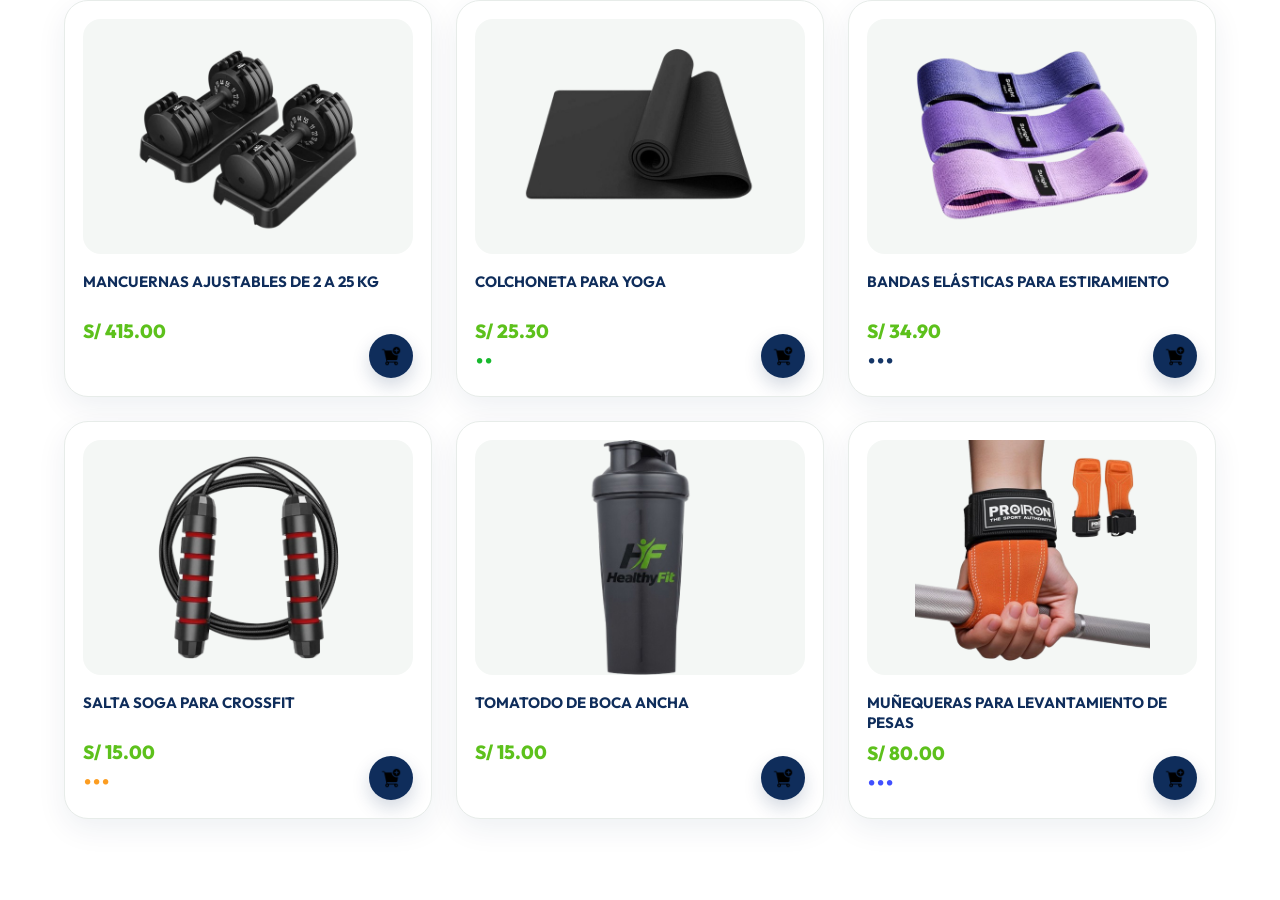
<file: articulos.html>
<!DOCTYPE html>
<html lang="es">
<head><meta charset="UTF-8"><meta name="viewport" content="width=device-width, initial-scale=1.0"><title>Artículos | HealthyFit</title><link rel="stylesheet" href="estilos/estilo.css"></head>
<body>
<div class="hombre">
<div class="producto"><img src="articulos/pesas.png" alt="Mancuernas ajustables"><p>MANCUERNAS AJUSTABLES DE 2 A 25 KG</p><p>S/ 415.00</p><button><img src="imagenes/carrito.png" alt="Agregar al carrito"></button></div>
<div class="producto"><img src="articulos/colchoneta.png" alt="Colchoneta para yoga"><p>COLCHONETA PARA YOGA</p><p>S/ 25.30</p><p><span id="color1_prod1">•</span><span id="color1_prod2">•</span></p><button><img src="imagenes/carrito.png" alt="Agregar al carrito"></button></div>
<div class="producto"><img src="articulos/banda_elastica.png" alt="Bandas elásticas"><p>BANDAS ELÁSTICAS PARA ESTIRAMIENTO</p><p>S/ 34.90</p><p><span id="color2_prod1">•</span><span id="color2_prod2">•</span><span id="color2_prod3">•</span></p><button><img src="imagenes/carrito.png" alt="Agregar al carrito"></button></div>
<div class="producto"><img src="articulos/salta_soga.png" alt="Salta soga"><p>SALTA SOGA PARA CROSSFIT</p><p>S/ 15.00</p><p><span id="color3_prod1">•</span><span id="color3_prod2">•</span><span id="color3_prod3">•</span></p><button><img src="imagenes/carrito.png" alt="Agregar al carrito"></button></div>
<div class="producto"><img src="articulos/tomatodo.png" alt="Tomatodo deportivo"><p>TOMATODO DE BOCA ANCHA</p><p>S/ 15.00</p><button><img src="imagenes/carrito.png" alt="Agregar al carrito"></button></div>
<div class="producto"><img src="articulos/sujetador.png" alt="Muñequeras para pesas"><p>MUÑEQUERAS PARA LEVANTAMIENTO DE PESAS</p><p>S/ 80.00</p><p><span id="Hcolor_prod1">•</span><span id="Hcolor_prod2">•</span><span id="Hcolor_prod3">•</span></p><button><img src="imagenes/carrito.png" alt="Agregar al carrito"></button></div>
</div>
</body></html>
</file>
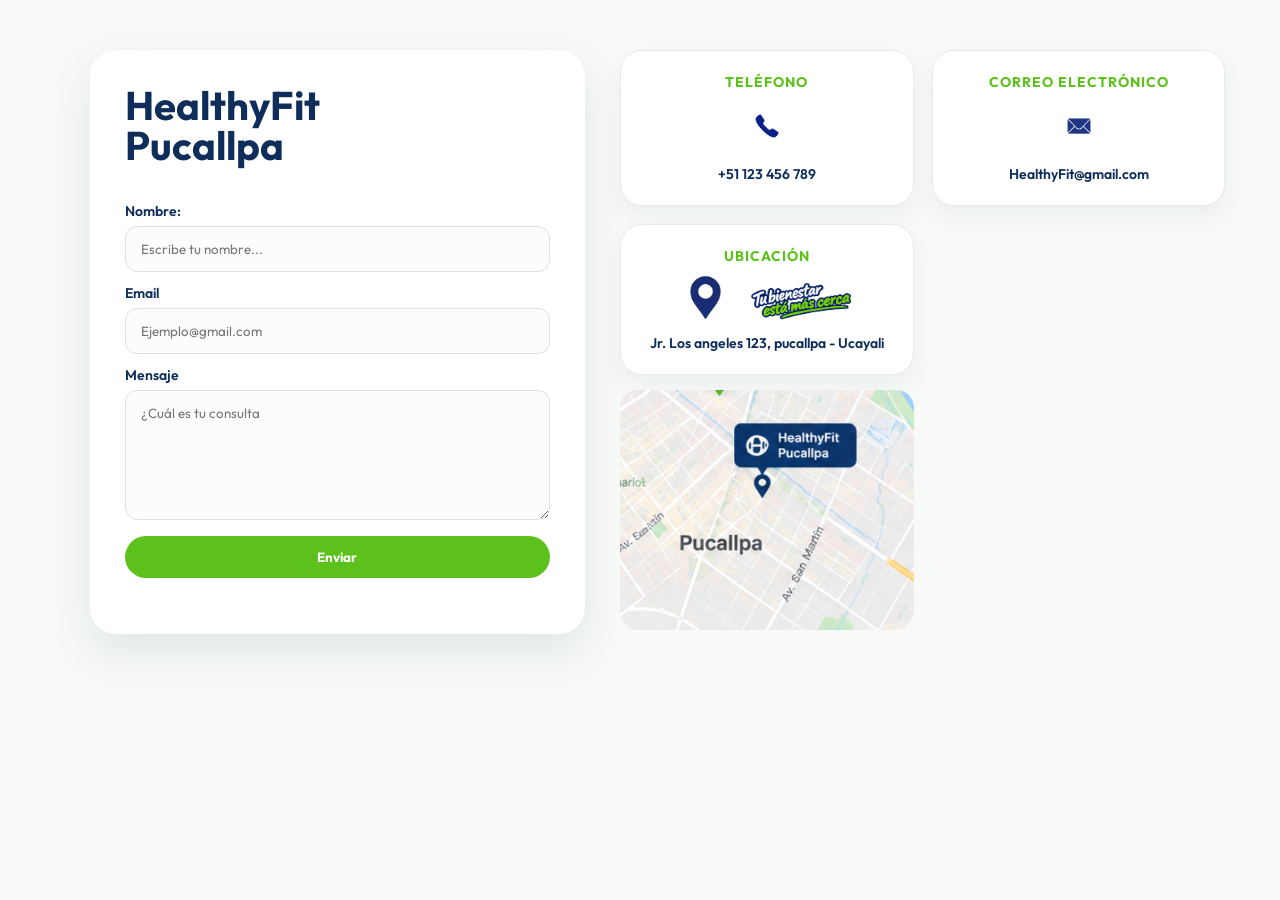
<file: contacto.html>
<!DOCTYPE html>
<html lang="es">
<head>
    <meta charset="UTF-8">
    <meta name="viewport" content="width=device-width, initial-scale=1.0">
    <title>Contacto</title>
    <link rel="stylesheet" href="estilos/estilo.css">
</head>
<body class="form_cont">
    <div class="formulario">
        <h1>HealthyFit <br>Pucallpa</h1>
        <form action="">
            <label for="nombre">Nombre:</label>
            <input type="text" id="nombre" placeholder="Escribe tu nombre...">
            <label for="email">Email</label>
            <input type="email" id="email" placeholder="Ejemplo@gmail.com">
            <label for="mensaje">Mensaje</label>
            <textarea name="" id="mensaje" placeholder="¿Cuál es tu consulta"></textarea>
            <button>Enviar</button>
        </form>
    </div>
<div class="informacion">
    <div class="corr-tel">
        <p>Teléfono</p>
       <img src="imagenes/contacto/TELEFONO.png" alt="">
        <p>+51 123 456 789</p>
    </div>
    <div class="corr-tel">
        <p>Correo electrónico</p>
        <img src="imagenes/contacto/MENSAJE.png" alt="">
        <p>HealthyFit@gmail.com</p>
    </div>
    <div>
        <div class="direccion">
    <div class="ubi-cont">
        <p>ubicación</p>
        <img src="imagenes/contacto/UBI.png" alt="" class="punto-ubi">
        <img src="imagenes/contacto/FRASE.png" alt="">
        <p>Jr. Los angeles 123, pucallpa - Ucayali</p>
    </div>
    <img src="imagenes/contacto/UBI mapa.png" alt="" class="mapa-sedes">
</div>
    </div>
</div>

</body>
</html>
</file>
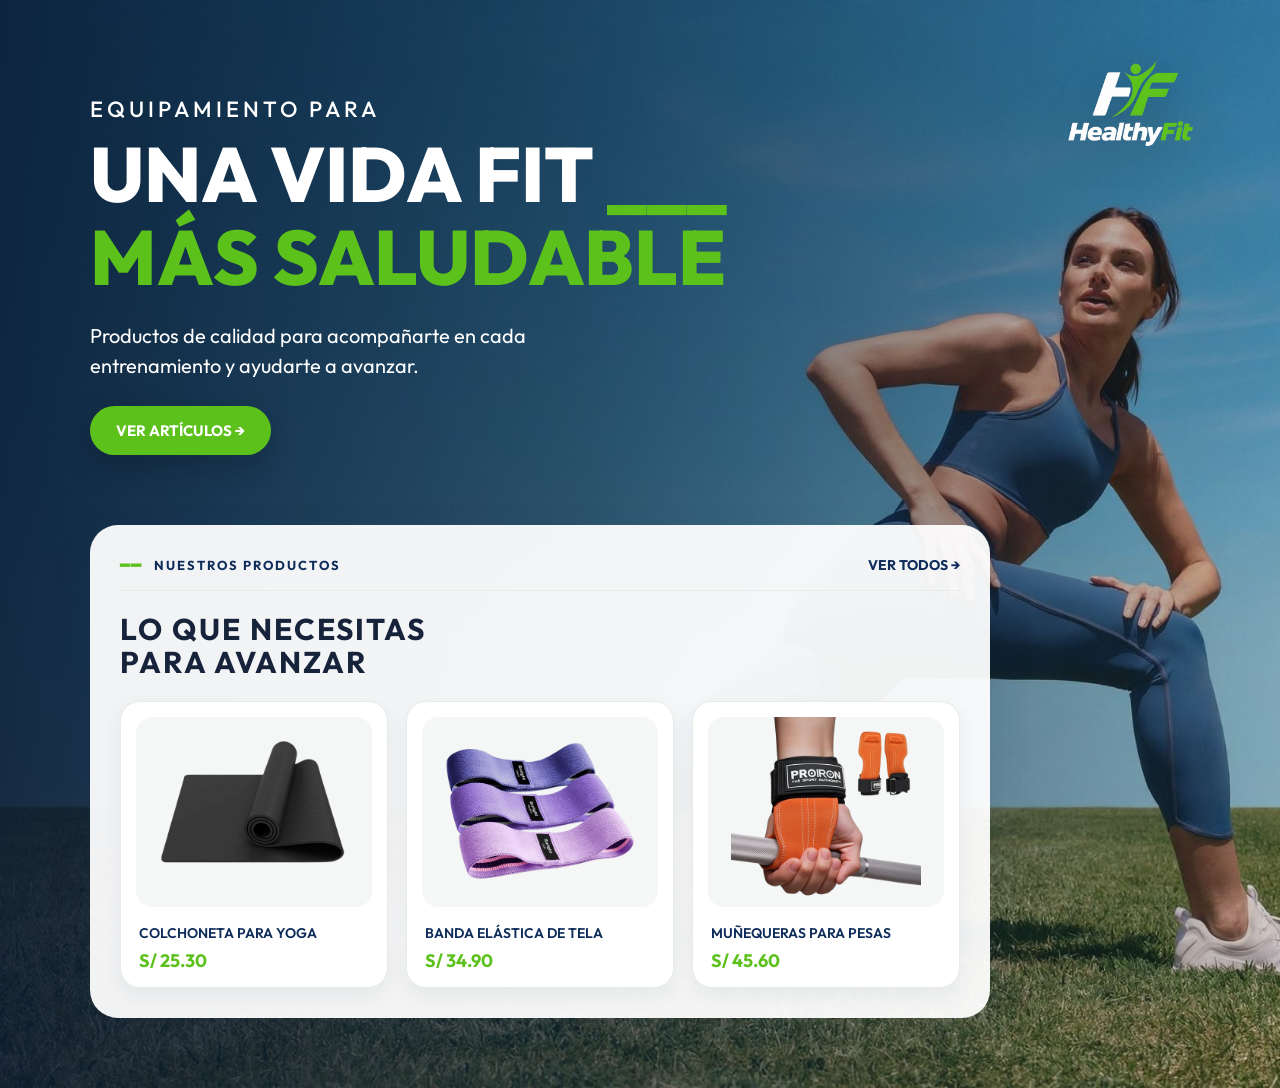
<file: inicio.html>
<!DOCTYPE html>
<html lang="es">
<head>
<meta charset="UTF-8"><meta name="viewport" content="width=device-width, initial-scale=1.0">
<title>Inicio | HealthyFit</title><link rel="stylesheet" href="estilos/estilo.css">
</head>
<body>
<main>
<section class="portada">
<img src="imagenes/icono.png" alt="HealthyFit" class="logo_portada">
<div>
<p class="texto_portada">EQUIPAMIENTO PARA</p>
<h1>UNA VIDA FIT <span class="linea_verde1">___</span></h1>
<h2>MÁS SALUDABLE</h2>
<p class="descripcion">Productos de calidad para acompañarte en cada entrenamiento y ayudarte a avanzar.</p>
<a class="boton_principal" href="ropa.html" target="contenido">VER ARTÍCULOS →</a>
</div>
<section class="Productos_destacados">
<div class="Enccabezado_productos"><span class="Linea_verde2">━━</span><span>NUESTROS PRODUCTOS</span><a href="articulos.html" target="contenido" class="vertodo">VER TODOS →</a></div>
<h3>LO QUE NECESITAS<br>PARA AVANZAR</h3>
<div class="Productos-tarjetas">
<div class="tarjeta"><img src="imagenes/articulos/colchoneta.png" alt="Colchoneta para yoga"><p>COLCHONETA PARA YOGA</p><strong>S/ 25.30</strong></div>
<div class="tarjeta"><img src="imagenes/articulos/banda_elastica.png" alt="Banda elástica de tela"><p>BANDA ELÁSTICA DE TELA</p><strong>S/ 34.90</strong></div>
<div class="tarjeta"><img src="imagenes/articulos/sujetador.png" alt="Muñequeras para levantamiento de pesas"><p>MUÑEQUERAS PARA PESAS</p><strong>S/ 45.60</strong></div>
</div>
</section>
</section>
</main>
</body>
</html>
</file>
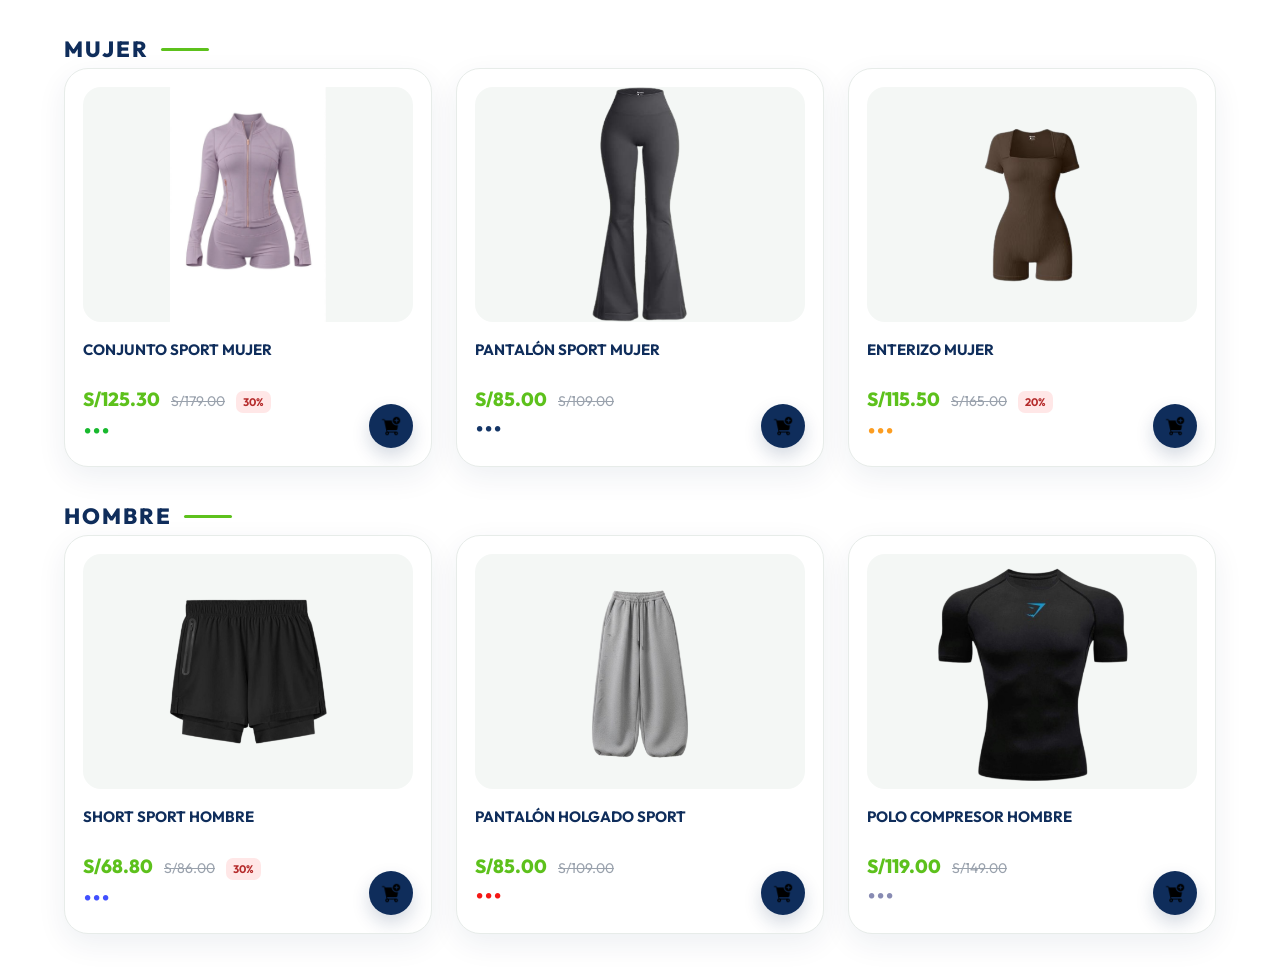
<file: ropa.html>
<!DOCTYPE html>
<html lang="es">
<head>
    <meta charset="UTF-8">
    <meta name="viewport" content="width=device-width, initial-scale=1.0">
    <title>Ropa</title>
    <link rel="stylesheet" href="estilos/estilo.css">
</head>
<body>
    <p class="seccion">MUJER</p>
    <div class="mujer">
        <div class="producto"><img src="imagenes/ropa/sport conjunto mujer.jpg" alt="">
            <p>CONJUNTO SPORT MUJER</p>
            <P>S/125.30 <span class="pr-ant"> S/179.00</span> <span class="desc">30%</span></P>
            <p><span id="color1_prod1">•</span><span id="color1_prod2">•</span><span id="color1_prod3">•</span></p>
            <button> <img src="imagenes/carrito.png" alt=""></button>
        </div>
        <div class="producto">
           <img src="imagenes/ropa/pantalon_sport_mujer.png" alt="">
            <p>PANTALÓN SPORT MUJER</p>
             <P>S/85.00 <span class="pr-ant"> S/109.00</span></P>
           <p><span id="color2_prod1">•</span><span id="color2_prod2">•</span><span id="color2_prod3">•</span></p>
           <button> <img src="imagenes/carrito.png" alt=""></button>
        </div>
        <div class="producto">
            <img src="imagenes/ropa/enterizo.png" alt="">
            <p>ENTERIZO MUJER</p>
             <P>S/115.50 <span class="pr-ant"> S/165.00</span> <span class="desc">20%</span></P>
            <p><span id="color3_prod1">•</span><span id="color3_prod2">•</span><span id="color3_prod3">•</span></p>
            <button> <img src="imagenes/carrito.png" alt=""></button>
        </div>
    </div>
    <p class="seccion">HOMBRE</p>
    <div class="hombre">
        <div class="producto">
           <img src="imagenes/ropa/short_hombre.png" alt="">
            <p>SHORT SPORT HOMBRE</p>
            <P>S/68.80 <span class="pr-ant"> S/86.00</span> <span class="desc">30%</span></P>
            <p><span id="Hcolor_prod1">•</span><span id="Hcolor_prod2">•</span><span id="Hcolor_prod3">•</span></p>
            <button> <img src="imagenes/carrito.png" alt=""></button>
        </div>
        <div class="producto">
            <img src="imagenes/ropa/pantalon.png" alt="">
            <p>PANTALÓN HOLGADO SPORT</p>
             <P>S/85.00 <span class="pr-ant"> S/109.00</span></P>
           <p><span id="Hcolor1_prod1">•</span><span id="Hcolor1_prod2">•</span><span id="Hcolor1_prod3">•</span></p>
           <button> <img src="imagenes/carrito.png" alt=""></button>
        </div>
        <div class="producto">
            <img src="imagenes/ropa/polo_hombre.png" alt="">
            <p>POLO COMPRESOR HOMBRE</p>
             <P>S/119.00 <span class="pr-ant"> S/149.00</span></P>
            <p><span id="Hcolor2_prod1">•</span><span id="Hcolor2_prod2">•</span><span id="Hcolor2_prod3">•</span></p>
            <button> <img src="imagenes/carrito.png" alt=""></button>
        </div>
    </div>
</body>
</html>
</file>
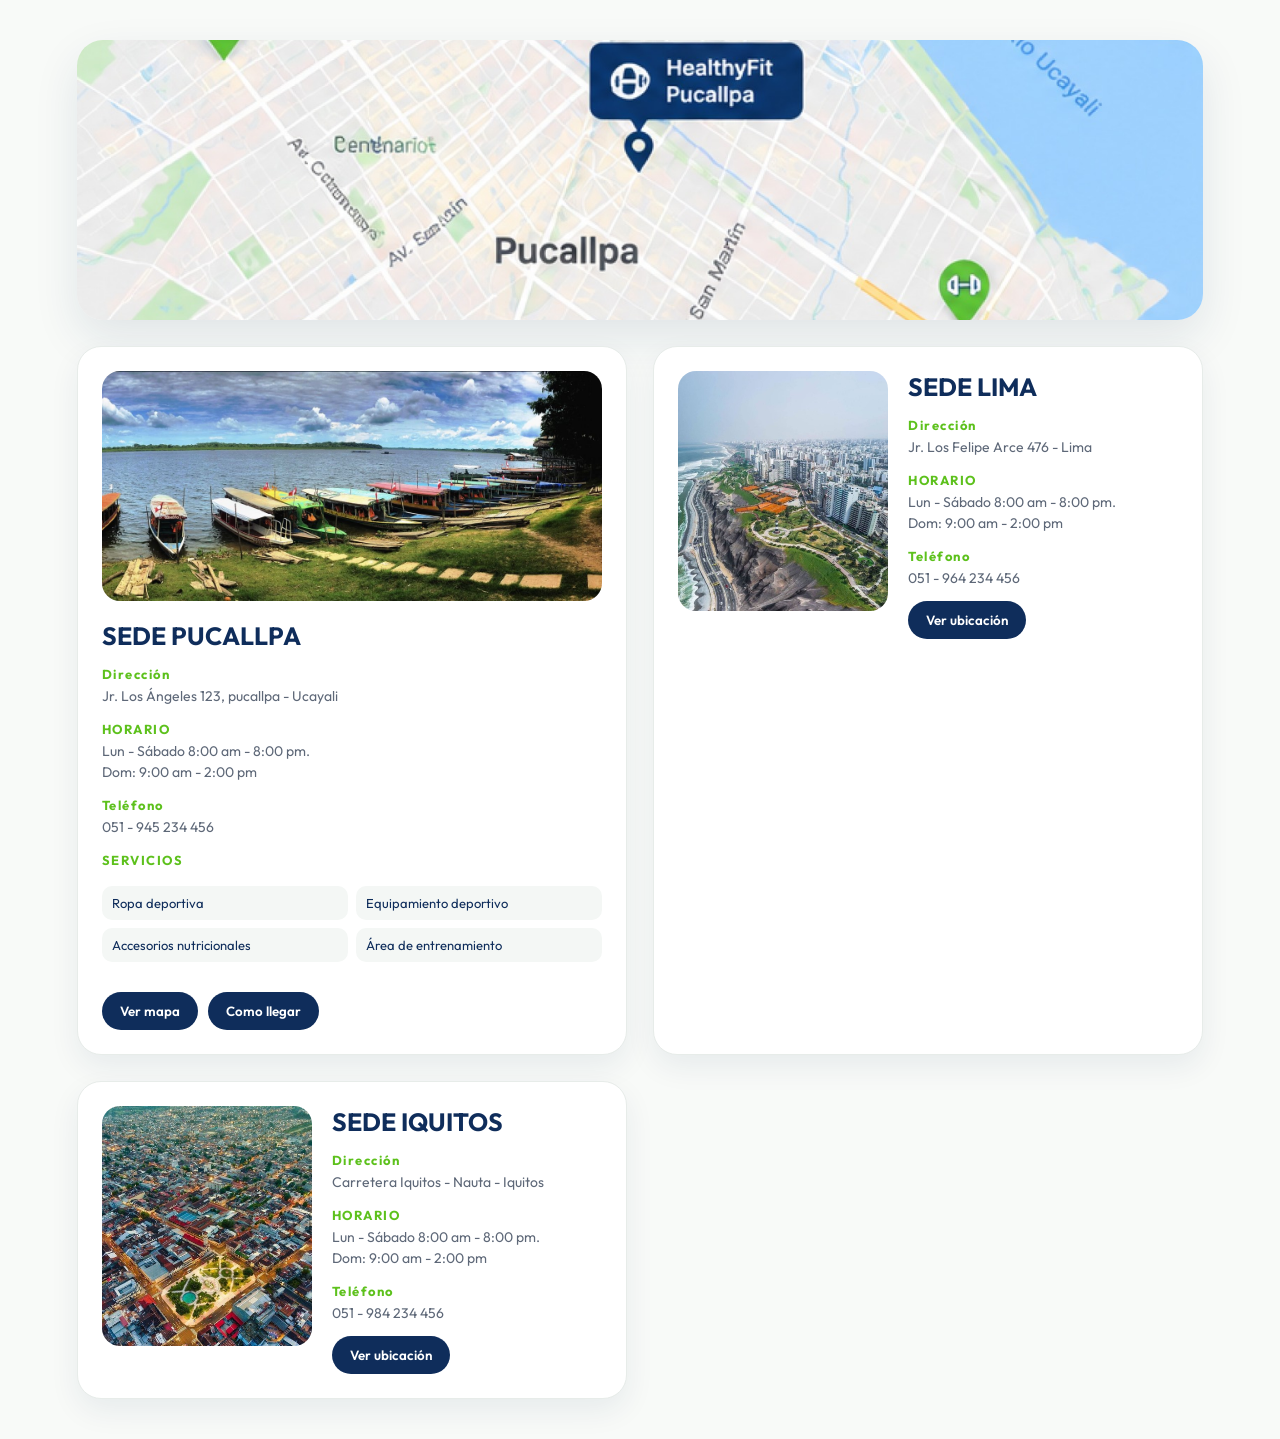
<file: sedes.html>
<!DOCTYPE html>
<html lang="es">
<head>
    <meta charset="UTF-8">
    <meta name="viewport" content="width=device-width, initial-scale=1.0">
    <title>SEDES</title>
    <link rel="stylesheet" href="estilos/estilo.css">
</head>
<body>
    <div class="contenedor_sedes">
        <div class="map">
            <img src="sedes/mapa.jpg" alt="">
        </div>
        <div class="pucallpa">
            <img src="sedes/pucallpa.jpg" alt="">
            <h2>SEDE PUCALLPA</h2>
            <H3>Dirección</H3>
            <p>Jr. Los Ángeles 123, pucallpa - Ucayali</p>
            <h3>HORARIO</h3>
            <p>Lun - Sábado 8:00 am - 8:00 pm. <br>Dom: 9:00 am - 2:00 pm</p>
            <h3>Teléfono</h3>
            <p>051 - 945 234 456</p>
            <h3>SERVICIOS</h3>
            <div class="lista_servicio">
                <span>Ropa deportiva</span>
                <span>Equipamiento deportivo</span>
                <span>Accesorios nutricionales</span>
                <span>Área de entrenamiento</span>
            </div>
            <div class="botonnes_sedes">
                <button>Ver mapa</button>
                <button>Como llegar</button>
            </div>
        </div>
        <div class="sede_lima">
            <img src="sedes/lima.jpg" alt="Sede lima">
            <div class="info_sede">
            <h2>SEDE LIMA</h2>
            <H3>Dirección</H3>
            <p>Jr. Los Felipe Arce 476 - Lima</p>
            <h3>HORARIO</h3>
            <p>Lun - Sábado 8:00 am - 8:00 pm. <br>Dom: 9:00 am - 2:00 pm</p>
            <h3>Teléfono</h3>
            <p>051 - 964 234 456</p>
            <button>Ver ubicación</button>    
            </div>

        </div>
        <div class="sede_iquitos">
            <img src="sedes/iquitos.jpg" alt="Sede Iquitos">
            <div class="info_sede">
             <h2>SEDE IQUITOS</h2>
            <H3>Dirección</H3>
            <p>Carretera Iquitos - Nauta - Iquitos</p>
            <h3>HORARIO</h3>
            <p>Lun - Sábado 8:00 am - 8:00 pm. <br>Dom: 9:00 am - 2:00 pm</p>
            <h3>Teléfono</h3>
            <p>051 - 984 234 456</p>
            <button>Ver ubicación</button>
            </div>

        </div>

    </div>
</body>
</html>
</file>
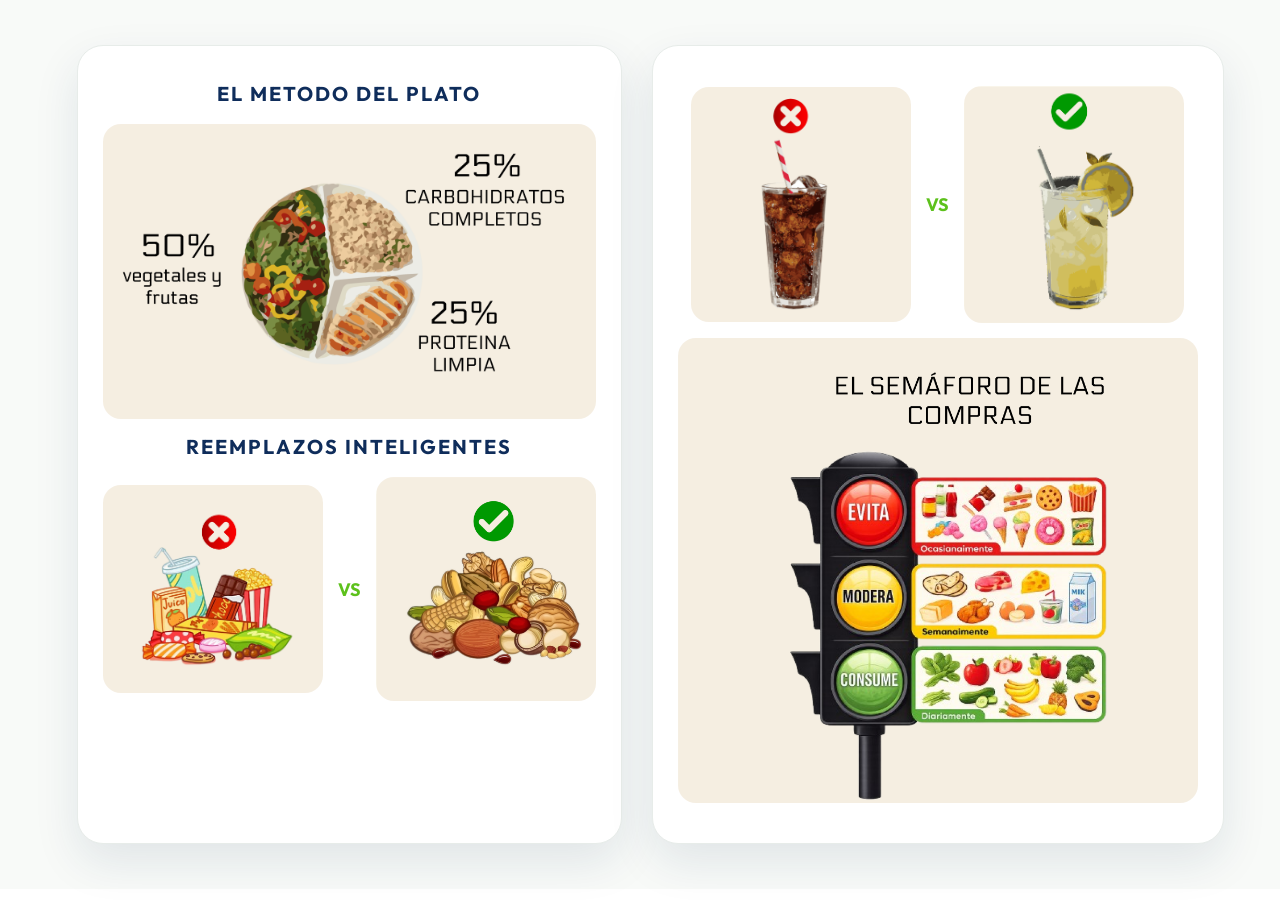
<file: tips.html>
<!DOCTYPE html>

<html lang="en">

<head>

  <meta charset="UTF-8">

  <meta name="viewport" content="width=device-width, initial-scale=1.0">

  <title>TIPS</title>
  <link rel="stylesheet" href="estilos/estilo.css">

</head>

<body>

<div class="cont_tips">

<section class="metodo">

  <p>EL METODO DEL PLATO</p>

  <div>

  <img src="tips/metodo.png" alt="">

  </div>

  <p>REEMPLAZOS INTELIGENTES</p>

  <div>

    <img src="tips/chatarra2.png" alt="">

    <p>VS</p>

    <img src="tips/natural2.png" alt="">

  </div>

</section>

<section>

  <div>

    <img src="tips/coca2.png" alt="">

    <p>VS</p>

    <img src="tips/limonada2.png" alt="">

  </div>
  <div>
    <img src="tips/semaforo2.png" alt="">
  </div>

</section>
</div>
</body>

</html>
</file>
<file: estilos/estilo.css>
@import url('https://fonts.googleapis.com/css2?family=Outfit:wght@300;400;500;600;700;800&display=swap');

:root{
    --azul:#0F2D5B;
    --azul-2:#173F78;
    --verde:#5DC11C;
    --verde-2:#77D83A;
    --texto:#17233a;
    --gris:#F4F7F5;
    --gris-2:#E7ECE9;
    --blanco:#fff;
    --sombra:0 18px 45px rgba(15,45,91,.10);
    --radio:24px;
}

*{box-sizing:border-box;margin:0;padding:0;}
html{scroll-behavior:smooth;}
body{font-family:'Outfit',sans-serif;color:var(--texto);background:#fff;}
button,a{font-family:inherit;}
.boton_principal{display:inline-block;text-decoration:none;text-align:center;}

/* ===== ESTRUCTURA PRINCIPAL ===== */
.pagina{width:100%;min-height:100vh;background:#fff;}
nav{
    width:100%;min-height:82px;padding:12px 5%;
    background:var(--azul);display:flex;align-items:center;gap:30px;
    position:relative;z-index:10;box-shadow:0 8px 25px rgba(15,45,91,.12);
}
nav > img{width:58px;height:58px;object-fit:contain;flex-shrink:0;}
.enlaces-menu{display:flex;align-items:center;justify-content:center;gap:30px;flex:1;}
.enlaces-menu a{color:#fff;text-decoration:none;font-size:14px;font-weight:600;letter-spacing:.5px;position:relative;padding:10px 0;transition:.25s ease;}
.enlaces-menu a::after{content:'';position:absolute;left:0;bottom:2px;width:0;height:3px;background:var(--verde);border-radius:10px;transition:.25s ease;}
.enlaces-menu a:hover{color:var(--verde-2);}
.enlaces-menu a:hover::after{width:100%;}
nav button,.boton-carrito{
    border:0;background:var(--verde);color:#fff;font-weight:700;
    padding:12px 20px;border-radius:999px;cursor:pointer;white-space:nowrap;
    box-shadow:0 8px 18px rgba(93,193,28,.22);transition:.25s ease;
}
nav button:hover,.boton-carrito:hover{background:var(--verde-2);transform:translateY(-2px);}
iframe{display:block;width:100%;height:calc(100vh - 158px);min-height:650px;border:0;background:#fff;}
footer{min-height:76px;background:var(--azul);color:#fff;display:flex;align-items:center;justify-content:center;text-align:center;padding:20px;font-size:14px;}

/* ===== INICIO ===== */
main{min-height:100%;}
.portada{
    min-height:100%;padding:70px 7% 70px;
    background-image:linear-gradient(90deg,rgba(8,24,48,.88) 0%,rgba(8,24,48,.62) 45%,rgba(8,24,48,.18) 100%),url('../imagenes/portada.jpg');
    background-size:cover;background-position:center;position:relative;overflow:hidden;
}
.logo_portada{position:absolute;right:6%;top:35px;width:145px;filter:drop-shadow(0 8px 20px rgba(0,0,0,.2));}
.texto_portada{color:#fff;font-size:22px;font-weight:500;letter-spacing:4px;margin-top:25px;}
.portada h1{color:#fff;font-size:clamp(48px,6vw,82px);line-height:.95;font-weight:800;margin-top:15px;max-width:750px;}
.linea_verde1{color:var(--verde);}
.portada h2{color:var(--verde);font-size:clamp(48px,6vw,78px);line-height:1;font-weight:800;margin:8px 0 0;}
.descripcion{color:#fff;font-size:20px;max-width:540px;margin:25px 0;line-height:1.5;}
.boton_principal{border:0;background:var(--verde);color:#fff;font-size:15px;font-weight:700;padding:15px 26px;border-radius:999px;cursor:pointer;transition:.25s ease;box-shadow:0 12px 30px rgba(0,0,0,.18);}
.boton_principal:hover{background:var(--verde-2);transform:translateY(-2px);}
.Productos_destacados{margin-top:70px;background:rgba(255,255,255,.94);width:min(900px,100%);border-radius:28px;padding:30px;box-shadow:var(--sombra);}
.Enccabezado_productos{display:flex;align-items:center;gap:12px;border-bottom:1px solid var(--gris-2);padding-bottom:15px;}
.Linea_verde2{color:var(--verde);font-weight:800;letter-spacing:1px;}
.Enccabezado_productos span:not(.Linea_verde2){font-size:13px;font-weight:700;letter-spacing:2px;color:var(--azul);}
.vertodo{margin-left:auto;color:var(--azul);font-weight:700;text-decoration:none;font-size:14px;}
.vertodo:hover{color:var(--verde);}
.Productos_destacados h3{font-size:30px;line-height:1.1;letter-spacing:2px;margin:22px 0;color:var(--texto);font-weight:700;}
.Productos-tarjetas{display:grid;grid-template-columns:repeat(3,1fr);gap:18px;}
.tarjeta{background:#fff;border:1px solid var(--gris-2);border-radius:20px;padding:15px;box-shadow:0 8px 20px rgba(15,45,91,.06);transition:.25s ease;}
.tarjeta:hover{transform:translateY(-6px);box-shadow:0 16px 30px rgba(15,45,91,.12);}
.tarjeta img{width:100%;height:190px;object-fit:contain;background:var(--gris);border-radius:16px;}
.tarjeta p{font-size:14px;font-weight:600;color:var(--azul);margin:13px 3px 7px;line-height:1.3;}
.tarjeta strong{font-size:18px;color:var(--verde);margin-left:3px;}

/* ===== PRODUCTOS / ROPA ===== */
.seccion{width:90%;margin:35px auto 5px;font-size:22px;font-weight:800;color:var(--azul);letter-spacing:2px;display:flex;align-items:center;gap:12px;}
.seccion::after{content:'';height:3px;background:var(--verde);width:48px;border-radius:4px;}
.mujer,.hombre{width:90%;margin:0 auto 35px;display:grid;grid-template-columns:repeat(3,1fr);gap:24px;}
.producto{position:relative;min-height:390px;background:#fff;border:1px solid var(--gris-2);border-radius:24px;padding:18px;box-shadow:0 10px 30px rgba(15,45,91,.07);transition:.25s ease;margin:0;overflow:hidden;}
.producto:hover{transform:translateY(-7px);box-shadow:0 18px 38px rgba(15,45,91,.13);}
.producto > img{width:100%;height:235px;object-fit:contain;background:var(--gris);border-radius:18px;margin-bottom:14px;}
.producto p:nth-of-type(1){color:var(--azul);font-weight:700;font-size:15px;line-height:1.35;min-height:40px;}
.producto p:nth-of-type(2){font-weight:800;font-size:19px;color:var(--verde);margin-top:7px;}
.pr-ant{color:#9aa2ad;text-decoration:line-through;font-weight:400;font-size:14px;margin-left:7px;}
.desc{display:inline-block;color:#b52b2b;background:#ffe7e7;margin-left:7px;padding:4px 7px;border-radius:7px;font-size:11px;font-weight:700;}
.producto button{position:absolute;right:18px;bottom:18px;width:44px;height:44px;border:0;border-radius:50%;background:var(--azul);display:flex;align-items:center;justify-content:center;cursor:pointer;transition:.25s ease;box-shadow:0 8px 18px rgba(15,45,91,.18);}
.producto button:hover{background:var(--verde);transform:scale(1.08);}
.producto button img{width:22px;height:22px;object-fit:contain;}

/* colores de producto */
#color1_prod1,#color1_prod2,#color1_prod3{color:#18b92e;font-size:28px;}
#color2_prod1,#color2_prod2,#color2_prod3{color:#153667;font-size:28px;}
#color3_prod1,#color3_prod2,#color3_prod3{color:#fc9d21;font-size:28px;}
#Hcolor_prod1,#Hcolor_prod2,#Hcolor_prod3{color:#4150ff;font-size:28px;}
#Hcolor1_prod1,#Hcolor1_prod2,#Hcolor1_prod3{color:#f51815;font-size:28px;}
#Hcolor2_prod1,#Hcolor2_prod2,#Hcolor2_prod3{color:#888bb3;font-size:28px;}

/* ===== TIPS ===== */
.cont_tips{background:#f8faf8;width:100%;min-height:100%;display:grid;grid-template-columns:1fr 1fr;gap:30px;padding:45px 6%;font-family:'Outfit',sans-serif;}
.cont_tips section{background:#fff;border:1px solid var(--gris-2);border-radius:26px;padding:25px;box-shadow:var(--sombra);text-align:center;font-weight:700;}
.cont_tips section > p{color:var(--azul);font-size:20px;letter-spacing:2px;margin:10px 0 18px;}
.cont_tips img{max-width:100%;height:auto;border-radius:18px;}
.cont_tips section div{display:flex;flex-direction:row;justify-content:center;align-items:center;gap:15px;margin:15px 0;}
.cont_tips section div p{font-size:18px;color:var(--verde);}
.metodo div:nth-of-type(2) img{max-width:220px;}
.cont_tips section:nth-child(2) div:first-child img{max-width:220px;}
.cont_tips section:nth-child(2) div:last-child img{max-width:520px;}

/* ===== SEDES ===== */
.contenedor_sedes{width:100%;display:grid;grid-template-columns:1fr 1fr;gap:26px;padding:40px 6%;background:#f8faf8;}
.map{grid-column:1/-1;overflow:hidden;border-radius:26px;box-shadow:var(--sombra);}
.map img{width:100%;height:280px;object-fit:cover;display:block;}
.pucallpa,.sede_lima,.sede_iquitos{background:#fff;border:1px solid var(--gris-2);padding:24px;border-radius:24px;box-shadow:0 12px 30px rgba(15,45,91,.07);margin:0;}
.pucallpa img{width:100%;height:230px;object-fit:cover;border-radius:18px;margin-bottom:15px;}
.sede_lima,.sede_iquitos{display:flex;gap:20px;align-items:stretch;}
.sede_lima > img,.sede_iquitos > img{width:42%;height:240px;object-fit:cover;border-radius:18px;max-height:none;}
.pucallpa h2,.sede_lima h2,.sede_iquitos h2{color:var(--azul);font-size:25px;margin-bottom:12px;padding:0;}
.contenedor_sedes h3{font-size:13px;color:var(--verde);letter-spacing:1.5px;margin:14px 0 4px;}
.contenedor_sedes p{font-size:14px;line-height:1.5;color:#5e6878;}
.info_sede{flex:1;padding:0;}
.lista_servicio{margin:18px 0;display:grid;grid-template-columns:1fr 1fr;gap:8px;}
.lista_servicio span{font-size:13px;background:var(--gris);padding:9px 10px;border-radius:10px;color:var(--azul);}
.contenedor_sedes button{background:var(--azul);padding:11px 18px;border-radius:999px;border:0;color:#fff;cursor:pointer;margin-top:12px;font-weight:600;transition:.2s;}
.contenedor_sedes button:hover{background:var(--verde);transform:translateY(-2px);}
.botonnes_sedes{display:flex;gap:10px;}

/* ===== CONTACTO ===== */
.form_cont{background:#f8faf8;min-height:100%;display:grid;grid-template-columns:45% 55%;gap:35px;padding:50px 7%;}
.formulario{background:#fff;padding:35px;border-radius:26px;box-shadow:var(--sombra);}
.formulario h1{color:var(--azul);font-size:40px;line-height:1;margin:0 0 25px;padding:0;}
.formulario form{display:flex;flex-direction:column;}
.formulario label{font-size:14px;font-weight:600;color:var(--azul);margin:12px 0 6px;}
.formulario form > input,.formulario form > textarea{width:100%;padding:14px 15px;border:1px solid #dbe2df;border-radius:12px;font-family:inherit;outline:none;background:#fbfcfb;}
.formulario form > input:focus,.formulario form > textarea:focus{border-color:var(--verde);box-shadow:0 0 0 3px rgba(93,193,28,.12);}
.formulario form > textarea{height:130px;resize:vertical;}
.formulario button{background:var(--verde);color:#fff;padding:13px 20px;border-radius:999px;border:0;cursor:pointer;margin-top:16px;font-weight:700;transition:.2s;}
.formulario button:hover{background:var(--azul);transform:translateY(-2px);}
.informacion{display:grid;grid-template-columns:1fr 1fr;gap:18px;height:auto;align-content:start;}
.corr-tel,.ubi-cont{background:#fff;border:1px solid var(--gris-2);border-radius:22px;padding:22px;text-align:center;box-shadow:0 10px 25px rgba(15,45,91,.06);}
.corr-tel > p:first-child,.ubi-cont > p:first-child{color:var(--verde);font-weight:700;font-size:14px;text-transform:uppercase;letter-spacing:1px;}
.corr-tel img{width:46px;height:46px;object-fit:contain;margin:12px 0;}
.corr-tel p:last-child,.ubi-cont p:last-child{color:var(--azul);font-weight:600;font-size:14px;}
.direccion{grid-column:1/-1;text-align:center;}
.ubi-cont img{width:100px;max-width:100%;object-fit:contain;margin:10px;}
.punto-ubi{max-width:45px!important;}
.mapa-sedes{width:100%!important;height:240px;object-fit:cover;border-radius:18px;margin-top:15px!important;}

/* ===== RESPONSIVE ===== */
@media (max-width:900px){
    nav{padding:12px 20px;gap:15px;}
    .enlaces-menu{gap:15px;}
    .enlaces-menu a{font-size:12px;}
    .mujer,.hombre{grid-template-columns:repeat(2,1fr);}
    .cont_tips,.contenedor_sedes,.form_cont{grid-template-columns:1fr;}
    .map{grid-column:auto;}
    .sede_lima,.sede_iquitos{display:block;}
    .sede_lima > img,.sede_iquitos > img{width:100%;height:220px;}
}
@media (max-width:650px){
    nav{flex-wrap:wrap;justify-content:center;}
    nav > img{width:52px;height:52px;}
    .enlaces-menu{order:3;width:100%;overflow-x:auto;justify-content:flex-start;padding-bottom:3px;}
    .enlaces-menu a{white-space:nowrap;}
    iframe{height:calc(100vh - 190px);min-height:700px;}
    .logo_portada{width:100px;right:25px;top:20px;}
    .portada{padding:50px 25px;}
    .texto_portada{font-size:15px;letter-spacing:2px;}
    .portada h1,.portada h2{font-size:48px;}
    .descripcion{font-size:16px;}
    .Productos_destacados{padding:20px;margin-top:45px;}
    .Productos-tarjetas{grid-template-columns:1fr;}
    .tarjeta img{height:180px;}
    .mujer,.hombre{grid-template-columns:1fr;width:88%;}
    .producto{min-height:390px;}
    .cont_tips,.contenedor_sedes,.form_cont{padding:25px 5%;}
    .cont_tips section div{flex-wrap:wrap;}
    .lista_servicio{grid-template-columns:1fr;}
    .informacion{grid-template-columns:1fr;}
    .direccion{grid-column:auto;}
}
</file>
